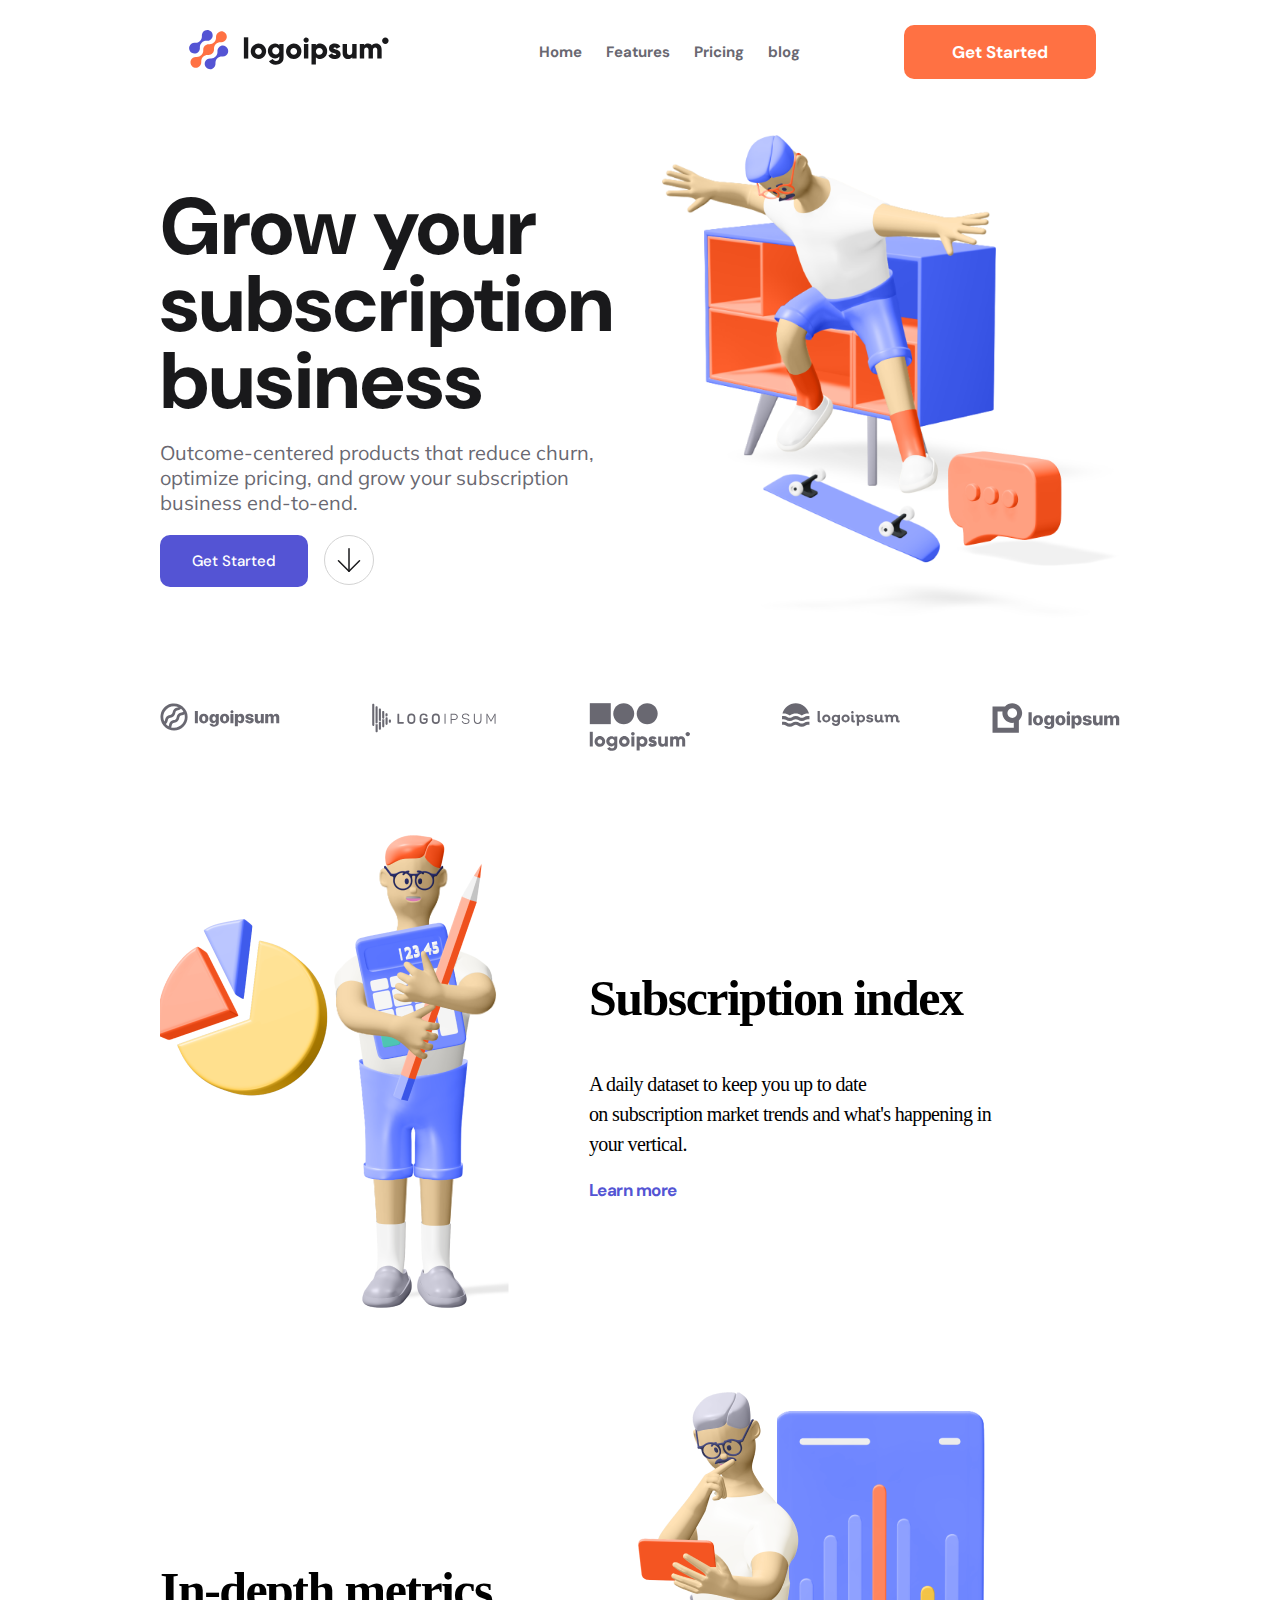
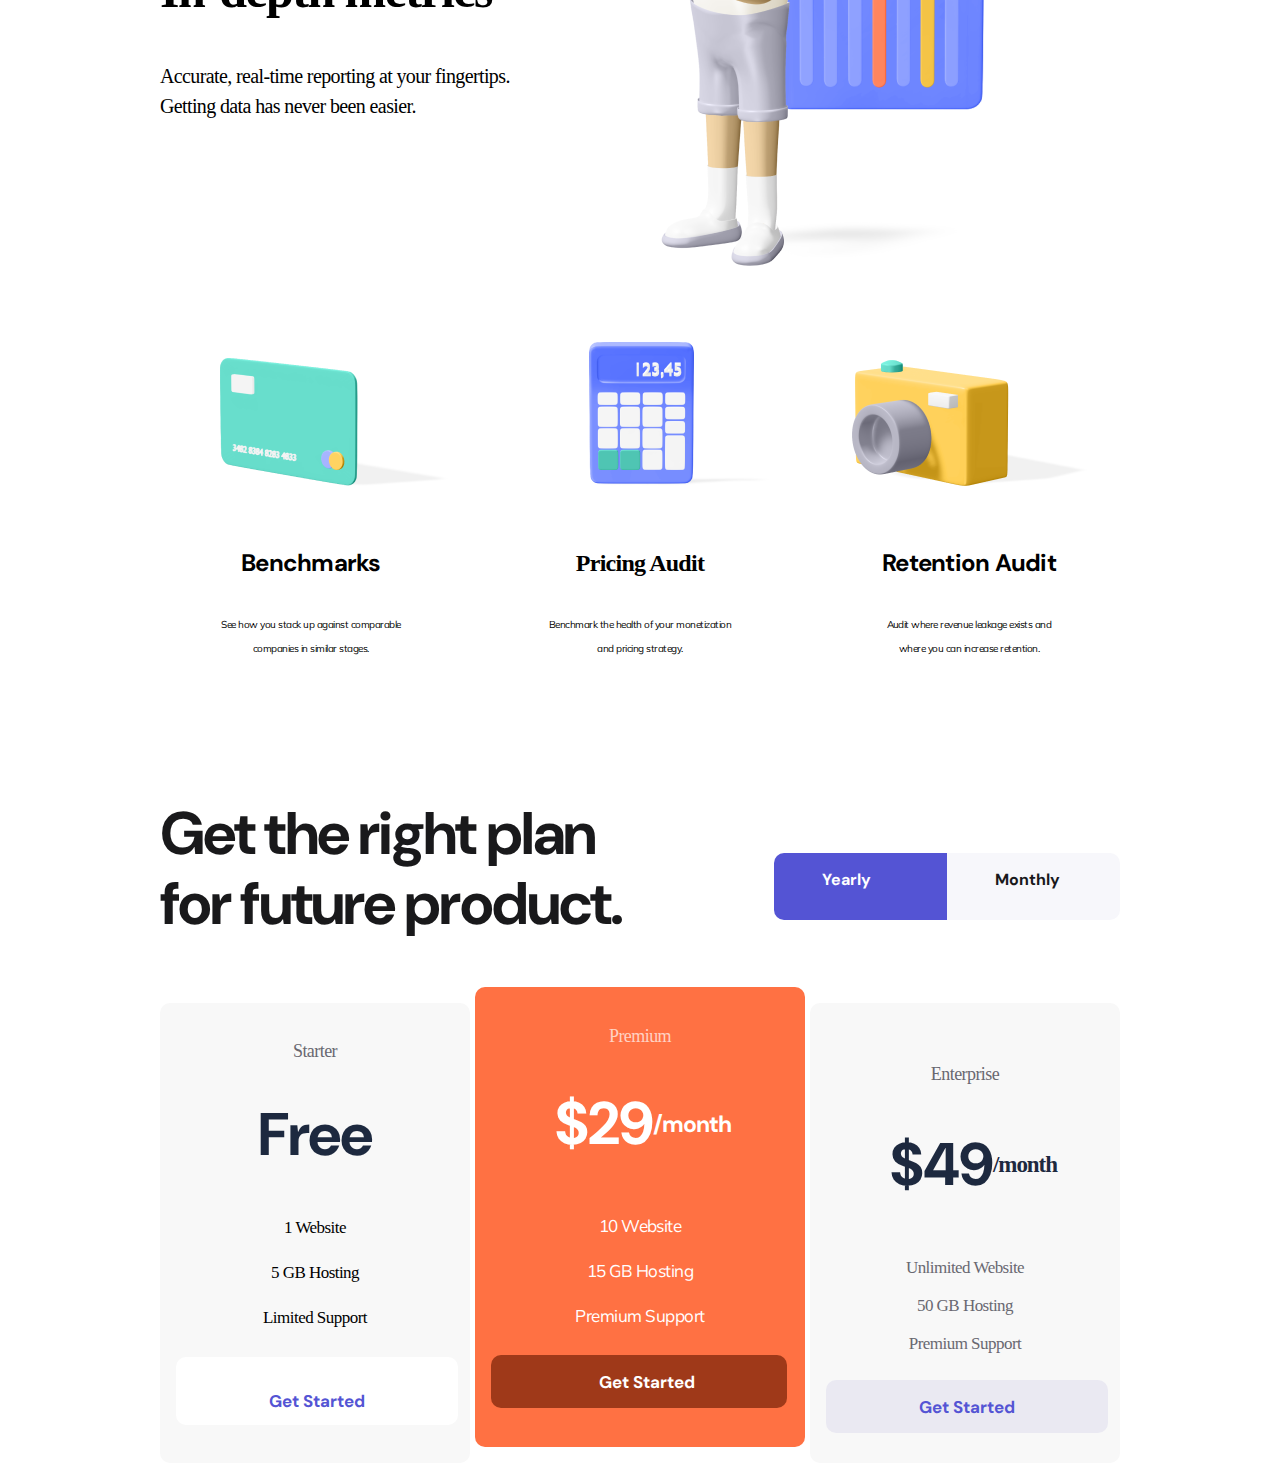
<file: index.html>
<!DOCTYPE html>
<html lang="en">

<head>
    <meta charset="UTF-8">
    <meta name="viewport" content="width=device-width, initial-scale=1.0">
    <title>logoisum</title>
    <link rel="stylesheet" href="./style.css">
    
    <link rel="preconnect" href="https://fonts.googleapis.com">
    <link rel="preconnect" href="https://fonts.gstatic.com" crossorigin>
    <link
        href="https://fonts.googleapis.com/css2?family=DM+Sans:ital,opsz,wght@0,9..40,100..1000;1,9..40,100..1000&display=swap"
        rel="stylesheet">
    <link rel="preconnect" href="https://fonts.googleapis.com">
    <link rel="preconnect" href="https://fonts.gstatic.com" crossorigin>
    <link
        href="https://fonts.googleapis.com/css2?family=DM+Sans:ital,opsz,wght@0,9..40,100..1000;1,9..40,100..1000&family=Mulish:ital,wght@0,200..1000;1,200..1000&display=swap"
        rel="stylesheet">
</head>

<body>
    <!-- <navigation> -->
    <section>
        <div class="navigation-bar">
            <div class="logo-box">
                <img src="img/Logo Color.svg" alt="logo">
            </div>
            <div class="nav-items">
                <ul>
                    <li><a href='#'>Home</a></li>
                    <li><a href="#">Features</a></li>
                    <li><a href="#">Pricing</a></li>
                    <li><a href="#">blog</a></li>
                </ul>
            </div>
            <div class="nav-button">
                    <li class="login"><a href="#" class="nav-btn">Get Started</a></li>
            </div>
        </div>
    </section>
    
    
    
    <!-- <hero section> -->
    <section>
        <div class="hero">
            <div class="left">
                <h1>Grow your <br /> subscription<br /> business</h1>
                <p class="content">Outcome-centered products that reduce churn, <br />optimize pricing,
                    and grow your subscription <br /> business end-to-end.</p>
            <div class="hero-btns">
                <a class="hero-btn">Get Started</a>
                <div class="arrow-down-box">
                    <img src="img/arrow-down.svg">
                </div>
            </div>
            </div>
            <div class="right">
                <img src="img/Hero 3D.png" class="hero-img">
            </div>



        </div>
        
    </section>
    <!-- <group section> -->
    <section>
        <div class="box-group">
            <div class="group1">
                <img src="img/group1.svg" class="group1-box">
            </div>
            <div class="group1">
                <img src="img/group2.svg" class="group2-box">
            </div>
            <div class="group1">
                <img src="img/group3.svg" class="group3-box">

            </div>
            <div class="group1">
                <img src="img/group4.svg" class="group4-box">

            </div>
            <div class="group1">
                <img src="img/group5.svg" class="group5-box">

            </div>
        </div>
    </section>
    <!-- <content section > -->
    <section>
        <div class="hero-content">
            <div class="content-left">
                <img src="img/Content Image 02.png" class="content-img" >
            </div>
            <div class="content-right">
                <h2>Subscription index</h2>
                <p class="right-content">A daily dataset to keep you up
                    to date<br /> on subscription market trends and what's happening in <br /> your vertical.</p>
                <p class="learn">Learn more</p>

            </div>
        </div>
    </section>
    <!-- <content section2> -->
    <section>
        <div class="content1">
            <div pose-left>
                <h2 class="pose1">In-depth metrics</h2>
                <p class="pose2">Accurate, real-time reporting at your fingertips. <br />
                    Getting data has never been easier.</p>
            </div>
            <div class="pose-right">
                <img src="img/Content Image.png" class="poss"> </div>
            </div>
    </section>
    <!-- <icon page> -->
    <section>
        <div class="nav-icon">
            <div class="icon1">
                <img src="img/Icon 001.png" class="icon1-img">
                <h4 class="icon1-content">Benchmarks</h4>
                <p class="p-contnt1">See how you stack up against comparable <br /> companies in similar stages.</p>
            </div>
            <div class="icon2">
                <img src="img/Icon 002.png" class="icon2-img">
                <h4 class="icon2-content">Pricing Audit</h4>
                <p class="p-content2">Benchmark the health of your monetization <br /> and pricing strategy.</p>
            </div>
            <div class="icon3">
                <img src="img/Icon 003.png" class="icon3-img">
                <h4 class="icon3-content">Retention Audit</h4>
                <p class="p-content3">Audit where revenue leakage exists  and <br /> where you can increase retention.
                </p>
            </div>

        </div>
    </section>
    <!-- < content section3> -->
    <section>
        <div class="content-icon">
            <div class="cnt-icon">
                <h2  class="cnt1-icon ">Get the right plan <br/> for future product.</h2>
            </div>
            <div class="cnt-icon2">
                <p class="cnt-button">Yearly</p>
                <p class="cnt-button2">Monthly</p>
            </div>
        </div>
    </section> 
    <!-- <card section> -->
        <section>
            <div class="card-navigation">
              <div class="card1-navigation">
                <div card-nav1>
                    <p class="strt">Starter</p>
                    <h2 class="free-nav">Free</h2>
                    <p class="web-nav">1 Website<br/>
                        5 GB Hosting<br/>
                        Limited Support</p>
            
                </div>

                <div class="get-button">
                <p class="gt-button">Get Started </p>
                </div>
                
                </div>
                
                <div class="premium1-nav">
                <div class="premium-nav">
                    <p class="premium">Premium</p>

                    <div class="dola">
                    <h3 class="dola1">$29</h3>
                       <p class="dola2"> /month</p>
                       </div>
                    <p class="prm-sup">10 Website <br/>
                        15 GB Hosting <br/>
                        Premium Support</p>
                </div>
                <div class="get-button2">
                    <p class="gt1-button">Get Started</p>
                </div>
              </div>

                <div class="enterprse-nav">
                    <div class="enter-nav">
                        <p class="ent-nav">Enterprise</p>
                    </div>
                    <div class="dola-nav">
                        <h3 class="dola1-nav">$49</h3>
                        <p class="dola2-nav">/month</p>
                    </div>
                    <p class="hosting">Unlimited Website <br/>
                        50 GB Hosting<br/>
                        Premium Support</p>
                        <div class="get-button3">
                            <p class="gt2-button">Get Started</p>
                        </div>
                </div>
            </div>
            </div>
    
        </section>


</body>

</html>
</file>
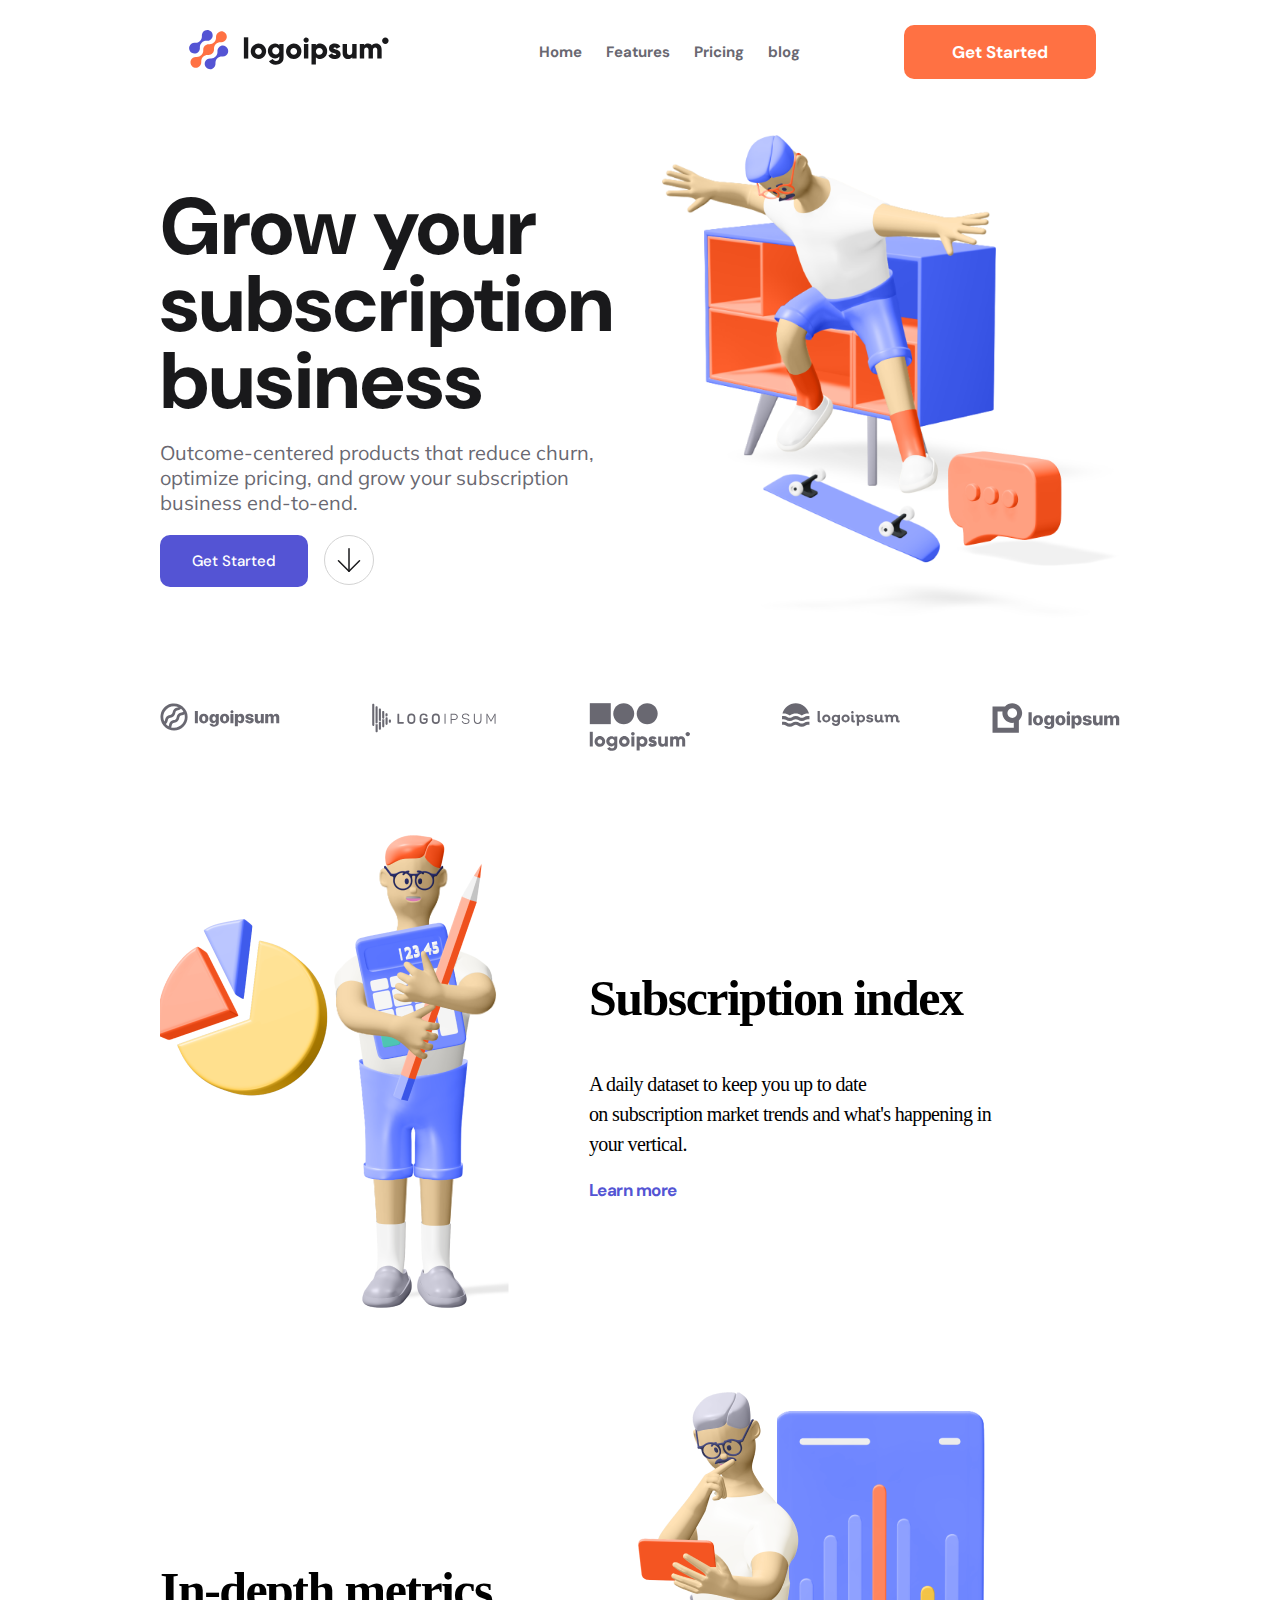
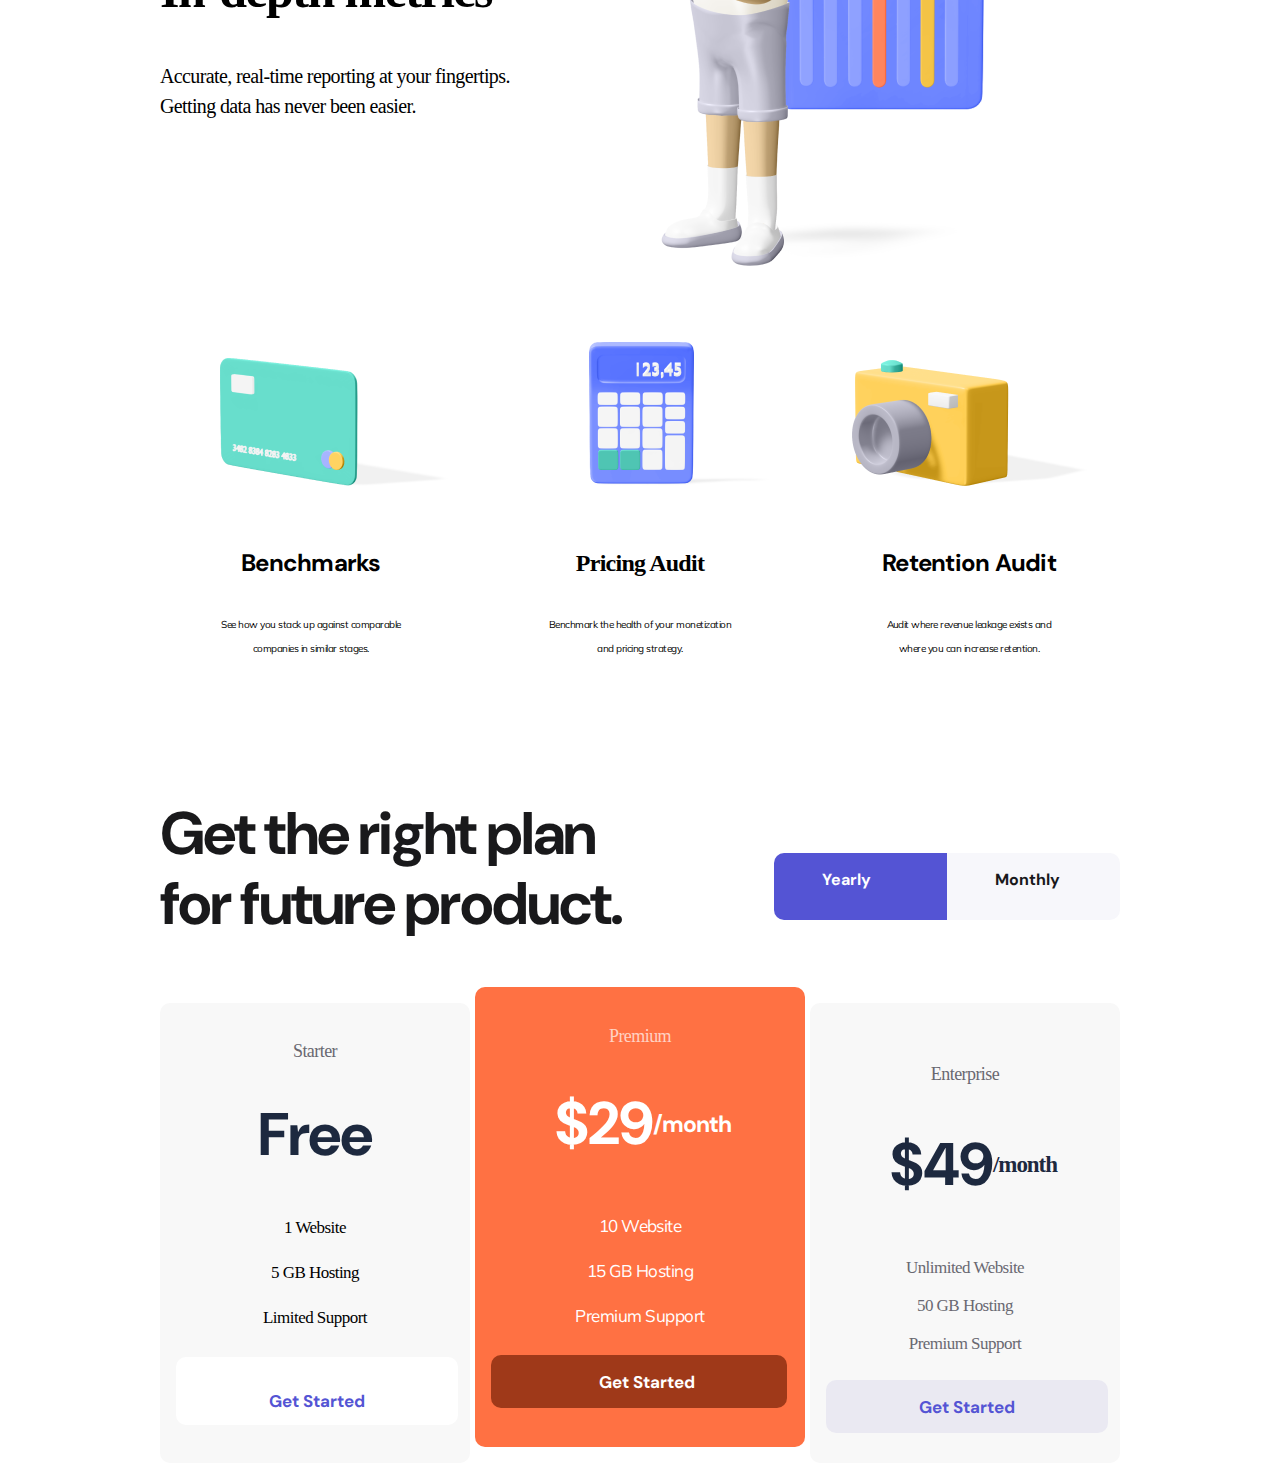
<file: assignment.html>
<!DOCTYPE html>
<html lang="en">

<head>
    <meta charset="UTF-8">
    <meta name="viewport" content="width=device-width, initial-scale=1.0">
    <title>logoisum</title>
    <link rel="stylesheet" href="./style.css">
    
    <link rel="preconnect" href="https://fonts.googleapis.com">
    <link rel="preconnect" href="https://fonts.gstatic.com" crossorigin>
    <link
        href="https://fonts.googleapis.com/css2?family=DM+Sans:ital,opsz,wght@0,9..40,100..1000;1,9..40,100..1000&display=swap"
        rel="stylesheet">
    <link rel="preconnect" href="https://fonts.googleapis.com">
    <link rel="preconnect" href="https://fonts.gstatic.com" crossorigin>
    <link
        href="https://fonts.googleapis.com/css2?family=DM+Sans:ital,opsz,wght@0,9..40,100..1000;1,9..40,100..1000&family=Mulish:ital,wght@0,200..1000;1,200..1000&display=swap"
        rel="stylesheet">
</head>

<body>
    <!-- <navigation> -->
    <section>
        <div class="navigation-bar">
            <div class="logo-box">
                <img src="img/Logo Color.svg" alt="logo">
            </div>
            <div class="nav-items">
                <ul>
                    <li><a href='#'>Home</a></li>
                    <li><a href="#">Features</a></li>
                    <li><a href="#">Pricing</a></li>
                    <li><a href="#">blog</a></li>
                </ul>
            </div>
            <div class="nav-button">
                    <li class="login"><a href="#" class="nav-btn">Get Started</a></li>
            </div>
        </div>
    </section>
    
    
    
    <!-- <hero section> -->
    <section>
        <div class="hero">
            <div class="left">
                <h1>Grow your <br /> subscription<br /> business</h1>
                <p class="content">Outcome-centered products that reduce churn, <br />optimize pricing,
                    and grow your subscription <br /> business end-to-end.</p>
            <div class="hero-btns">
                <a class="hero-btn">Get Started</a>
                <div class="arrow-down-box">
                    <img src="img/arrow-down.svg">
                </div>
            </div>
            </div>
            <div class="right">
                <img src="img/Hero 3D.png" class="hero-img">
            </div>



        </div>
        
    </section>
    <!-- <group section> -->
    <section>
        <div class="box-group">
            <div class="group1">
                <img src="img/group1.svg" class="group1-box">
            </div>
            <div class="group2">
                <img src="img/group2.svg" class="group2-box">
            </div>
            <div class="group3">
                <img src="img/group3.svg" class="group3-box">

            </div>
            <div class="group4">
                <img src="img/group4.svg" class="group4-box">

            </div>
            <div class="group5">
                <img src="img/group5.svg" class="group5-box">

            </div>
        </div>
    </section>
    <!-- <content section > -->
    <section>
        <div class="hero-content">
            <div class="content-left">
                <img src="img/Content Image 02.png" class="content-img" >
            </div>
            <div class="content-right">
                <h2>Subscription index</h2>
                <p class="right-content">A daily dataset to keep you up
                    to date<br /> on subscription market trends and what's happening in <br /> your vertical.</p>
                <p class="learn">Learn more</p>

            </div>
        </div>
    </section>
    <!-- <content section2> -->
    <section>
        <div class="content1">
            <div pose-left>
                <h2 class="pose1">In-depth metrics</h2>
                <p class="pose2">Accurate, real-time reporting at your fingertips. <br />
                    Getting data has never been easier.</p>
            </div>
            <div class="pose-right">
                <img src="img/Content Image.png" </div>
            </div>
    </section>
    <!-- <icon page> -->
    <section>
        <div class="nav-icon">
            <div class="icon1">
                <img src="img/Icon 001.png" class="icon1-img">
                <h4 class="icon1-content">Benchmarks</h4>
                <p class="p-contnt1">See how you stack up against comparable <br /> companies in similar stages.</p>
            </div>
            <div class="icon2">
                <img src="img/Icon 002.png" class="icon2-img">
                <h4 class="icon2-content">Pricing Audit</h4>
                <p class="p-content2">Benchmark the health of your monetization <br /> and pricing strategy.</p>
            </div>
            <div class="icon3">
                <img src="img/Icon 003.png" class="icon3-img">
                <h4 class="icon3-content">Retention Audit</h4>
                <p class="p-content3">Audit where revenue leakage exists  and <br /> where you can increase retention.
                </p>
            </div>

        </div>
    </section>
    <!-- < content section3> -->
    <section>
        <div class="content-icon">
            <div class="cnt-icon">
                <h2  class="cnt1-icon ">Get the right plan <br/> for future product.</h2>
            </div>
            <div class="cnt-icon2">
                <p class="cnt-button">Yearly</p>
                <p class="cnt-button2">Monthly</p>
            </div>
        </div>
    </section> 
    <!-- <card section> -->
        <section>
            <div class="card-navigation">
              <div class="card1-navigation">
                <div card-nav1>
                    <p class="strt">Starter</p>
                    <h2 class="free-nav">Free</h2>
                    <p class="web-nav">1 Website<br/>
                        5 GB Hosting<br/>
                        Limited Support</p>
            
                </div>

                <div class="get-button">
                <p class="gt-button">Get Started </p>
                </div>
                
                </div>
                
                <div class="premium1-nav">
                <div class="premium-nav">
                    <p class="premium">Premium</p>

                    <div class="dola">
                    <h3 class="dola1">$29</h3>
                       <p class="dola2"> /month</p>
                       </div>
                    <p class="prm-sup">10 Website <br/>
                        15 GB Hosting <br/>
                        Premium Support</p>
                </div>
                <div class="get-button2">
                    <p class="gt1-button">Get Started</p>
                </div>
              </div>

                <div class="enterprse-nav">
                    <div class="enter-nav">
                        <p class="ent-nav">Enterprise</p>
                    </div>
                    <div class="dola-nav">
                        <h3 class="dola1-nav">$49</h3>
                        <p class="dola2-nav">/month</p>
                    </div>
                    <p class="hosting">Unlimited Website <br/>
                        50 GB Hosting<br/>
                        Premium Support</p>
                        <div class="get-button3">
                            <p class="gt2-button">Get Started</p>
                        </div>
                </div>
            </div>
            </div>
    
        </section>


</body>

</html>
</file>
<file: style.css>
body{
    margin: 0px;
    padding: 0px 10rem;
}
.navigation-bar{
    /* background-color: green; */
    display: flex;
    justify-content: space-between;
    padding: 1.5rem;
    align-items: center;
}

.nav-items ul li{
    display:inline;
    /* background-color: red; */
}

.nav-items ul li a{
    text-decoration: none;
    color: #696871;
    padding: 0px 10px 6px;
    font-weight: 700;
    font-size: 15px;
    font-family:"DM Sans", sans-serif; 
}

.logo-box{
     /* background-color: blueviolet;  */
     padding: 5px;
     
}
.login{
    list-style-type: none;
}

.nav-btn{

font-size: 17px;
font-weight: 700;
 text-align: center;
background:#ff7143 ;
text-decoration: none;
padding: 1rem 3rem;
color: #ffff;
border-radius: 10px;
font-family:"DM Sans", sans-serif; 
}

.hero{
    display: flex;
    justify-content: space-between;
    gap: 3rem;
    /* background-color: #ff7143;  */
    margin-top: 2rem;

    
}
.left{
    /* background-color: aqua; */
    /* width: 50%; */
}
.right{
    /* width:50%; */
}
.hero-img{
    width:100%;
}
.left h1{
    font-size: 80px;
    font-weight: 800;
    line-height: 77px;
    font-family:"DM Sans", sans-serif; 
    color: #19191B;
    margin-bottom: 0px;
}


.content{
 font-family: "Mulish", sans-serif; 
font-weight: 400;
font-size: 20px;
color:#696871;
/* background-color: green; */
}


.hero-btn{
    font-size: 15px;
    background: #5454D4;
    color: #ffff;
    font-family: 'DM Sans', sans-serif;
    font-weight: 500;
    padding:1rem 2rem 1rem 2rem;
    border-radius: 10px;
    text-align: center;
    }
    .arrow-down-box{
        /* background-color: red; */
        border-radius: 50%;
        height: 3rem;
        width: 3rem;
        display: flex;
        justify-content: center;
        border: 1px solid lightgray;
       align-items: center;
    }
    .arrow{
        color: #5454D4;
    }
    .hero-btns{
        display: flex;
        gap: 1rem;
    }







.box-group{
    /* background-color: #ff7143; */
    display: flex;
    justify-content: space-between;
    padding-top: 5rem;
    /* gap: 2rem; */
}
.group1-box{
    width: 84.38px
height: 16.4px
top: 951.25px
left: 220.87px

}
.group2{
    font-size: smaller;
    width: 84.38px
height: 16.4px
top: 951.25px
left: 220.87px

}
.group3-box{
    width: 20.97px
height: 20.97px
top: 934.18px
left: 669.81px

}
.group4-box{
    width: 8.26px
height: 7.77px
top: 957.62px
left: 948.49px

    
}
.group5-box{
    width: 90.73px
height: 17.64px
top: 951.37px
left: 1162.51px




}
.hero-content{
    display: flex;
    /* justify-content: space-between; */
    align-items: center;
    padding:5rem 0rem ;
    /* background-color: #ff7143; */
    gap: 5rem;
}
h2{
    font-family: 'DM Sans' sans-serif;
font-size: 50px;
font-weight: 700;
line-height: 57px;
letter-spacing: -1.563158392906189px;
text-align: left;

}
.right-content{
     font-family: 'Mulish' sans-serif;
    font-size: 20px;
    font-weight: 400;
    line-height: 30px;
    letter-spacing: -0.6252632141113281px;
    text-align: left;
    
}
.content-img{
    width: 100%;
}
.learn{
    font-family: DM Sans;
font-size: 17px;
font-weight: 700;
line-height: 22px;
letter-spacing: -0.5314737558364868px;
text-align: left;
color: #5454D4;

}




.content1{
    /* background-color: #ff7143; */
    display: flex;
    align-items: center;
     /* justify-content: space-between;  */
     gap: 8rem;

}
.pose1{
    font-family: 'DM Sans' sans-serif;
font-size: 50px;
font-weight: 700;
line-height: 57px;
letter-spacing: -1.563158392906189px;
text-align: left;

}
.pose2{
    font-family: 'Mulish' sans-serif;
font-size: 20px;
font-weight: 400;
line-height: 30px;
letter-spacing: -0.6252632141113281px;
text-align: left;



}
.nav-icon{
    /* background-color: #ff7143; */
    display: flex;
    justify-content: space-between;
    display: flex;
    justify-content: space-between;
    padding: 3rem 0rem;
    font-weight: 200;
    font-size:10px;

}
.icon1-content{
    font-family: DM Sans;
    font-size:16px;
    font-weight: 700;
    justify-content: center;
    text-align: center;
} 
.icon1-img{
    width: 151px
height: 97px
top: 2300px
left: 264px
}
.icon2-img{
    width: 151px
height: 97px
top: 2300px
left: 639px
}
.icon1-content{
    font-family: DM Sans;
    font-size: 24px;
    font-weight: 700;
    line-height: 36px;
    letter-spacing: -0.7503160238265991px;
    text-align: center;
}
p-contnt1{
    font-family: Mulish;
font-size: 16px;
font-weight: 400;
line-height: 24px;
letter-spacing: -0.5002105832099915px;
text-align: center;


}


.icon2-content{
    font-family: 'DM Sans' sans-serif;
font-size: 24px;
font-weight: 700;
line-height: 36px;
letter-spacing: -0.7503160238265991px;
text-align: center;

}

.p-contnt2{
    font-family: Mulish;
font-size: 16px;
font-weight: 400;
line-height: 24px;
letter-spacing: -0.5002105832099915px;
text-align: center;

}


.icon3-content{
    font-family: DM Sans;
font-size: 24px;
font-weight: 700;
line-height: 36px;
letter-spacing: -0.7503160238265991px;
text-align: center;

} 
.p-content3{
    font-family: Mulish;
font-size: 16px;
font-weight: 400;
line-height: 24px;
letter-spacing: -0.5002105832099915px;
text-align: center;

}

.p-contnt1{
    font-family: Mulish;
font-size: 10px;
font-weight: 400;
line-height: 24px;
letter-spacing: -0.5002105832099915px;
text-align: center;
}
.p-content2{
    font-family: Mulish;
    font-size: 10px;
    font-weight: 400;
    line-height: 24px;
    letter-spacing: -0.5002105832099915px;
    text-align: center;
}
.p-content3{
    font-family: Mulish;
font-size: 10px;
font-weight: 400;
line-height: 24px;
letter-spacing: -0.5002105832099915px;
text-align: center;

}
.content-icon{
    display: flex; 
    justify-content: space-between;
    /* background-color: #ff7143;   */
    align-items: center;
    width: 100%;
    height: 140px;
    top: 2658px;
    left: 155px;
    padding-top: 5rem;
}
.cnt1-icon{
    /* background:yellowgreen; */
    font-family: DM Sans;
font-size: 60px;
font-weight: 700;
line-height: 70px;
letter-spacing: -1.875789999961853px;
text-align: left;
color: #19191B;
}
.cnt-icon2{
 /* background-color   :yellow; */
 display: flex;
 width: 346px;
 height: 65px;
 top: 48px;
 left: 765;
 
}
.cnt-button{
    width: 160px;
    background-color: #5454D4;
    height: 35px;
    top: 5px;
    padding:1rem 0rem 1rem 0rem;
    border-radius:10px 0px 0px 10px ;
    font-family: 'DM Sans', sans-serif;
    font-weight: 700;
    font-size: 16px;
    color: #FFFFFF;
    padding-left: 3rem;
    align-items: center;


}
.cnt-button2{
    
    width: 160px;
    background-color: #F7F7FB;
    height: 35px;
    top: 5px;
    padding:1rem 0rem 1rem 0rem;
    border-radius:0px 10px 10px 0px;
    font-family: 'DM Sans', sans-serif;
    font-weight: 700;
    font-size: 16px;
    color: #19191B;
    padding-left: 3rem;
    align-items: center;
}
.card-navigation{
   display: flex;
    /* background-color: #5454D4;  */
    padding-top:3rem;
    justify-content: space-between;
}
.card1-navigation{
    background-color: #F8F8F8;
    width: 310px;
    height: 460px;
    border-radius: 10px;
    margin-top: 1rem;
}
.strt{
    padding-top: 1rem;
    font-family: 'DM Sans' sans-serif;
font-size: 18px;
font-weight: 400;
line-height: 28px;
letter-spacing: -0.5627369284629822px;
text-align: center;
color: #696871;

}
.free-nav{
    font-family: DM Sans;
font-size: 60px;
font-weight: 700;
line-height: 40px;
letter-spacing: -1.034482717514038px;
text-align: center;
color: #1D293F;
}
.web-nav{
    font-family: 'Mulish' sans-serif;
font-size: 17px;
font-weight: 400;
line-height: 45px;
letter-spacing: -0.5314737558364868px;
text-align: center;
}
.get-button{
    font-size: 17px;
    background: #FFFFFF;
    color: #5454D4;
    font-family: 'DM Sans', sans-serif;
    font-weight: 700;
    padding:1rem 1rem 3rem ;
    border-radius: 10px;
    width: 250px;
    height: 4px;
    line-height:22.13px;  
    margin-left: 1rem;
    margin-right: 2rem;
    /* padding-bottom: 2rem; */
    text-align: center;
} 
.premium1-nav{
    background-color: #FF7143;
    width:330px;
    height: 460px;
    top: 2880px;
    left: 533px;
    line-height: 77px; 
    border-radius: 10px;
    

}
.premium{
    font-family: 'DM Sans' sans-serif;
font-size: 18px;
font-weight: 400;
line-height: 15px;
letter-spacing: -0.5627369284629822px;
text-align: center;
padding-top: 1.5rem;
color: #FFFFFFB2;

}
.dola{
    /* background-color: #5454D4; */
    display: flex;
    color: #FFFFFF;
    align-items: center;
     margin-left: 5rem;
     margin-right: 2rem;
     text-align: center;
     line-height: 4px;

}
.dola1{
    font-family: DM Sans;
    font-size: 60px;
    font-weight: 700;
    /* line-height: 2px; */
    letter-spacing: -1.034482717514038px;
    
}
.dola2{
     font-family: DM Sans;
    font-size: 23px;
    font-weight: 700;
    /* line-height: 2px; */
    letter-spacing: -1.034482717514038px;

}
.prm-sup{
    font-family: Mulish;
font-size: 17px;
font-weight: 400;
line-height: 45px;
letter-spacing: -0.5314737558364868px;
text-align: center;
color: #FFFFFF;
}
.get-button2{
   
}
.gt1-button{
    font-size: 17px;
    background: #9F3919;
    color: #FFFFFF;
    font-family: 'DM Sans', sans-serif;
    font-weight: 700;
    padding:1rem 1rem 2rem;
    border-radius: 10px;
    width: 280px;
     height: 5px;
     line-height:22.13px;   
    margin-left:1rem;
    padding-right: 0rem;
     text-align: center; 

}

.ent-nav{
    font-family: 'DM Sans' sans-serif;
    font-size: 18px;
    font-weight: 400;
    line-height: 10px;
    letter-spacing: -0.5627369284629822px;
    text-align: center;
    padding-top: 3rem;
    color:#696871;
} 
 .dola1-nav{
    font-family: DM Sans;
    font-size: 60px;
    font-weight: 700;
    line-height: 15px;
    letter-spacing: -1.034482717514038px;
}
  
.enterprse-nav{
    background-color:#F8F8F8;
    width: 310px;
        height: 460px;
    top: 2896px;
    left: 924px;
    border-radius: 10px;  
    margin-top: 1rem;
}
 .dola-nav{
     /* background-color: #5454D4;  */
    display: flex;
    color:#1D293F;
    align-items: center;
     margin-left: 5rem;
     margin-right: 2rem;
     text-align: center;
}



.dola2-nav{
    font-family: 'DM Sans' sans-serif;
   font-size:23px;
   font-weight: 700;
   line-height:20px;
   letter-spacing: -1.034482717514038px;

} 
.hosting{
    font-family: 'Mulish' sans-serif;
    font-size: 17px;
    font-weight: 400;
    line-height:38px;
    letter-spacing: -0.5314737558364868px;
    text-align: center;
    color: #696871;
    
}
.get-button3{
    /* background-color: yellowgreen; */
}
.gt2-button{
    font-size: 17px;
    background:#EAE9F2;
    color: #5454D4;
    
    font-family: 'DM Sans', sans-serif;
    font-weight: 700;
    padding:1rem 1rem 2rem;
    border-radius: 10px;
    width: 250px;
     height: 5px;
     line-height:22.13px;  
    margin-left:1rem;
     text-align: center; 
}

@media screen and (max-width:600px) {
    body{
        background-color: white;
        padding: 1rem;
    }
    .navigation-bar{
         /* background-color:pink;  */
        flex-direction: column;
        padding:0px;
        align-items: flex-start;

    }
    
    .logo-box{
        flex-direction: column;
        padding: 0px;
        
   }
    .nav-items{
         /* background-color: red; */
        flex-direction: column; 
        padding: 0px 0px;
        margin-bottom: 1rem;
    }
    .nav-items ul li a {
        font-weight: 500;
        font-size: 10px;
    
    }
    
    .nav-btn{

        font-size: 10px;
        font-weight: 600;
         text-align: center;
        background:#ff7143 ;
        text-decoration: none;
        padding: .8rem 2rem;
        color: #ffff;
        border-radius: 5px;
        font-family:"DM Sans", sans-serif; 
        }
        .left h1{
            font-size: 40px;
            font-weight: 600;
            line-height: 45px;
            font-family:"DM Sans", sans-serif; 
            color: #19191B;
            /* margin-bottom: 0px; */
        }
        .content{
            font-family: "Mulish", sans-serif; 
           font-weight: 300;
           font-size: 15px;
           color:#696871;
           /* background-color: green; */
           }
        .hero{
            flex-direction: column;
    /* background-color: #ff7143;  */
    margin-top: 1rem;

        }
        .hero-btn{
            font-size: 10px;
            background: #5454D4;
            color: #ffff;
            font-family: 'DM Sans', sans-serif;
            font-weight: 500;
             padding:1rem 2rem 1rem 2rem; 
            border-radius: 5px;
            text-align: center;
            }
            .right{
                max-width: 300vw;
                max-height: 350vw;
                /* background-color: #5454D4; */
            }

            .box-group{
                   background-color:red;   
                display: flex;
                /* justify-content: space-between; */
                width: 9vw;
                height: 5vh;
                 
            }
           
            .hero-content{
                flex-direction: column;
                 justify-content: space-between; 
                align-items:flex-start;
                padding:5rem 0rem ;
                 /* background-color: #ff7143; */
                 margin-top: 2rem;
            
            }

            h2{
                font-family: 'DM Sans' sans-serif;
            font-size: 38px;
            font-weight: 700;
            text-align: left;
            
            }
            .right-content{
                 font-family: 'Mulish' sans-serif;
                font-size: 14px;
                font-weight: 300;
                line-height: 20px;
                letter-spacing: -0.6252632141113281px;
                text-align: left;
            }
            .learn{
                font-family: DM Sans;
            font-size: 15px;
            font-weight: 700;
            letter-spacing: -0.5314737558364868px;
            text-align: left;
            /* color: #5454D4; */
            }
            .content-img{
               max-width:  100vw;
               max-height: 100vw;
                /* background-color: #5454D4; */
            }

            .content1{
                 /* background-color: #ff7143;  */
                flex-direction: column;
                align-items: first baseline;
            
            }
            .pose1{
                font-family: 'DM Sans' sans-serif;
            font-size: 40px;
            font-weight: 600;
            text-align: left;
            align-items: flex-start;
            
            }
            .pose2{
                font-family: 'Mulish' sans-serif;
            font-size: 15px;
            font-weight: 300;
            line-height: 20px;
            letter-spacing: -0.6252632141113281px;
            text-align: left;
            margin-bottom: 0px;
            }
            .poss{
                max-width:100vw;
               max-height: 100vw;
                /* background-color: #5454D4; */
                margin-top: -4rem;
            }
            .nav-icon{
                 /* background-color: #ff7143; */
                flex-direction: column;
                align-items: center;
            }
            .icon1-img{
                width: 151px;
            height: 97px;
            
            }
            .icon1-content{
                font-family: DM Sans;
                font-size:17px;
                font-weight: 600;
                align-items: flex-start;
            } 
            
            .icon2-img{
                width: 151px;
            height: 97px;
            
            }
            .icon2-content{
                font-family: DM Sans;
                font-size: 17px;
                font-weight: 600;
                align-items: flex-start;
            }
            .icon3-img{
                width: 151px;
            height: 97px;
            }
            .content-icon{
                flex-direction: column;
                 /* background-color: #ff7143;    */
                 align-items: flex-start;
                 padding: 0px;
                 margin-top: 0px;
                 margin-bottom: 4rem;
            }
            .cnt1-icon{
                /* background:yellowgreen;  */
                font-family: DM Sans;
            font-size: 40px;
            font-weight: 600;
            align-items: flex-start;
            line-height: 40px;
            color: #19191B;
           
            }
            .cnt-icon2{
                /* background-color   :yellow; */
                display: flex;
                width: 300px;
                height: 40px;
            
            }
          
           .cnt-button{
               width: 100px;
               background-color: #5454D4; 
               height: 17px;
               top: 5px;
               padding:1rem 0rem 1rem 0rem;
               border-radius:10px 0px 0px 10px ;
               font-family: 'DM Sans', sans-serif;
               font-weight: 700;
               font-size: 13px;
               color: #FFFFFF;
               padding-left: 3rem;
               align-items: center;
           
           
           }
           .cnt-button2{
               
               width: 100px;
               background-color: #F7F7FB;
               height: 17px;
               top: 5px;
               padding:1rem 0rem 1rem 0rem;
               border-radius:0px 10px 10px 0px;
               font-family: 'DM Sans', sans-serif;
               font-weight: 700;
               font-size: 13px;
               color: #19191B;
               padding-left: 3rem;
               align-items: center;
           }
                
            .icon3-content{
                font-family: DM Sans;
                font-size: 17px;
                font-weight: 600;
                align-items: flex-start;
            }
             .card-navigation{
            flex-direction: column;
               /* background-color: #5454D4;  */
              margin-top: 2rem; 
            
          }
          .card1-navigation{
               background-color: #F8F8F8; 
              max-width: 280px;
             max-height: 420px;
              border-radius: 10px;
              margin-top: 1rem;
          }
          .get-button{
            font-size: 12px;
            font-weight: 700;
            max-width: 40vw;
            height: 1vh;
            margin-left: 1.8rem; 
        } 
        .strt{
            font-size: 12px;
        }
        .free-nav{
            font-size: 45px;
            font-weight: 700;
        }
        .web-nav{
            font-size: 12px;
            font-weight: 300;
        }
          .premium1-nav{
             background-color: #FF7143; 
            max-width:280px;
           max-height: 400px;
            margin-top: 2rem;
            margin-bottom: 1rem;
        }
        .premium{
            font-size: 12px;
        }
        .dola1{
            font-size: 35px;
            font-weight: 600;
        }
        .dola2{
            font-size: 17px;
            font-weight: 700;
        }
        .prm-sup{
            font-size: 12px;
            font-weight: 300;
        }
        .gt1-button{
            font-size: 12px;
    font-weight: 700;
    max-width:230px;
    max-height: 5px;
        }

        .enterprse-nav{
            background-color:#F8F8F8;
            width: 280px;
            height: 420px;
            border-radius: 10px;  
            margin-top: 1rem;
        }
        .ent-nav{
            font-size: 12px;
        }
        .dola1-nav{
            font-size: 35px;
            font-weight: 600;
        }
        .dola2-nav{
            font-size: 20px;
            font-weight: 700;
        }
        .hosting{
            font-size: 12px;
            font-weight: 300; 
        }
        .gt2-button{
            font-size: 12px;
    font-weight: 700;
    max-width:220px;
    max-height: 5px; 
         }
    }




    @media screen and (max-width: 800px) and (min-width: 601px)  {
        body{
            background-color: white;
            padding: 1rem;
        }
        .nav-items ul li a {
            font-weight: 500;
            font-size: 8px;
        
        }
        .nav-btn{

            font-size: 8px;
            font-weight: 600;
            padding: .8rem .5rem;
            }
            .left h1{
                font-size: 42px;
                font-weight: 600;
                line-height: 45px;
                
            }
            .hero-img{
                
                    max-width:100%;
                    max-height: 900px;
                    margin-top: 1rem;
            }
            .content{                
               font-weight: 300;
               font-size: 10px;

               }
               .hero-btn{
                font-size: 8px;
                font-weight: 500;
                 padding:1rem 1.3rem  ; 
                }
                .hero-btns{
                    margin-top: 1rem;
                }
                .group1{
                    max-width: 120px;
                }
                .box-group{
                 gap: .2rem;
                }
                h2{
                    font-size: 30px;
                }
                .right-content{
                   font-size: 16px;
                   line-height: 20px;
                }
                   .learn{
                font-size: 12px;
                font-weight: 700;
                }

                .pose1{
                font-size: 28px;
                font-weight: 600;
                }

                .pose2{
                font-size: 11.2px;
                font-weight: 300;
                line-height: 20px;
                }
                .poss{
                    max-width:50vw;
                   max-height: 55vh;
                    /* background-color: #5454D4; */
                    margin-top: -4rem;
                } 
                .icon1-img{
                   max-width:100px;
                max-height:100px ;
            }
            .icon1-content{
                font-size: 14px;
            }
            .p-contnt1{
                font-size: 8px;
            }
            
                .icon2-img{
                   max-width:100px;
                max-height:100px ;
            }
            .icon2-content{
                font-size: 14px;
            }
            .p-content2{
                font-size: 8px;
            }
            .icon3-img{
                max-width:100px;
             max-height:100px ;
         }
         .icon3-content{
             font-size: 14px;
         }
         .p-content3{
             font-size: 8px;
         }
         .content-icon{
            margin-top: -3rem;
         align-items: baseline;
         }
         .cnt1-icon{
            font-size: 35px;
            line-height: 36px;
         }
         .cnt-icon2{
            width: 250px;
            height: 30px;
        }
        .card1-navigation{
            background-color: #F8F8F8; 
           max-width: 280px;
          max-height: 420px;
           border-radius: 10px;
           margin-top: 1rem;
       }
       .gt-button{
         font-size: 12px;
         font-weight: 700;
         margin-left: .8rem; 
       
     } 
     .get-button{
        justify-content: center;
        max-width: 13rem;
        max-height: 1rem; 
     }
     .strt{
         font-size: 12px;
     }
     .free-nav{
         font-size: 45px;
         font-weight: 700;
     }
     .web-nav{
         font-size: 12px;
         font-weight: 300;
     }
     .premium1-nav{
        background-color: #FF7143; 
       max-width:280px;
      max-height: 400px;
       margin-top: 2rem;
       margin-bottom: 1rem;
   }
   .premium{
       font-size: 12px;
   }
   .dola1{
       font-size: 35px;
       font-weight: 600;
   }
   .dola2{
       font-size: 17px;
       font-weight: 700;
   }
   .prm-sup{
       font-size: 12px;
       font-weight: 300;
   }
   .gt1-button{
       font-size: 12px;
font-weight: 700;
max-width:230px;
max-height: 5px;
   }

   .enterprse-nav{
       background-color:#F8F8F8;
       width: 280px;
       height: 420px;
       border-radius: 10px;  
       margin-top: 1rem;
   }
   .ent-nav{
       font-size: 12px;
   }
   .dola1-nav{
       font-size: 35px;
       font-weight: 600;
   }
   .dola2-nav{
       font-size: 20px;
       font-weight: 700;
   }
   .hosting{
       font-size: 12px;
       font-weight: 300; 
   }
   .gt2-button{
       font-size: 12px;
font-weight: 700;
max-width:220px;
max-height: 5px; 
    }
    .card-navigation{
        flex-direction: column;
           /* background-color: #5454D4;  */
          margin-top: 2rem; 
      }
    }

    @media screen and (max-width: 950px) and (min-width: 801px)  {
        body{
            background-color: wheat;
            padding: 2rem;
        }
        .nav-items ul li a {
            font-weight: 500;
            font-size: 12px;
        
        }
        .nav-btn{

            font-size: 10px;
            font-weight: 600;
            padding: 1rem 1.4rem;
            }
            .left h1{
                font-size: 59px;
                font-weight: 700;
                line-height: 45px;
                
            }
            .hero-img{
                
                    max-width:100%;
                    max-height: 100%;
                    margin-top: 1rem;
            }
            .content{                
                font-weight: 300;
                font-size: 15px;
 
                }
                .hero-btn{
                 font-size: 12px;
                 font-weight: 500;
                  padding:1rem 2rem  ; 
                 }
                 .hero-btns{
                     margin-top: 1rem;
                 }
                 .group1{
                     max-width: 120px;
                 }
                 .box-group{
                  gap: .2rem;
                 }
                 h2{
                     font-size: 37px;
                 }
                 .right-content{
                    font-size: 14px;
                    line-height: 20px; 
                 }
                 .learn{
                    font-size: 15px;
                    font-weight: 700;
                    }
    
                    .pose1{
                    font-size: 38px;
                    font-weight: 600;
                    }
    
                    .pose2{
                    font-size: 14px;
                    font-weight: 300;
                    line-height: 20px;
                    }
                    /* .poss{
                        max-width:50vw;
                       max-height: 55vh;
                        /* background-color: #5454D4; */
                        margin-top: -4rem;
                    }  */
                    .icon1-img{
                       max-width:100%;
                    max-height:100%;
                }
    }
</file>
